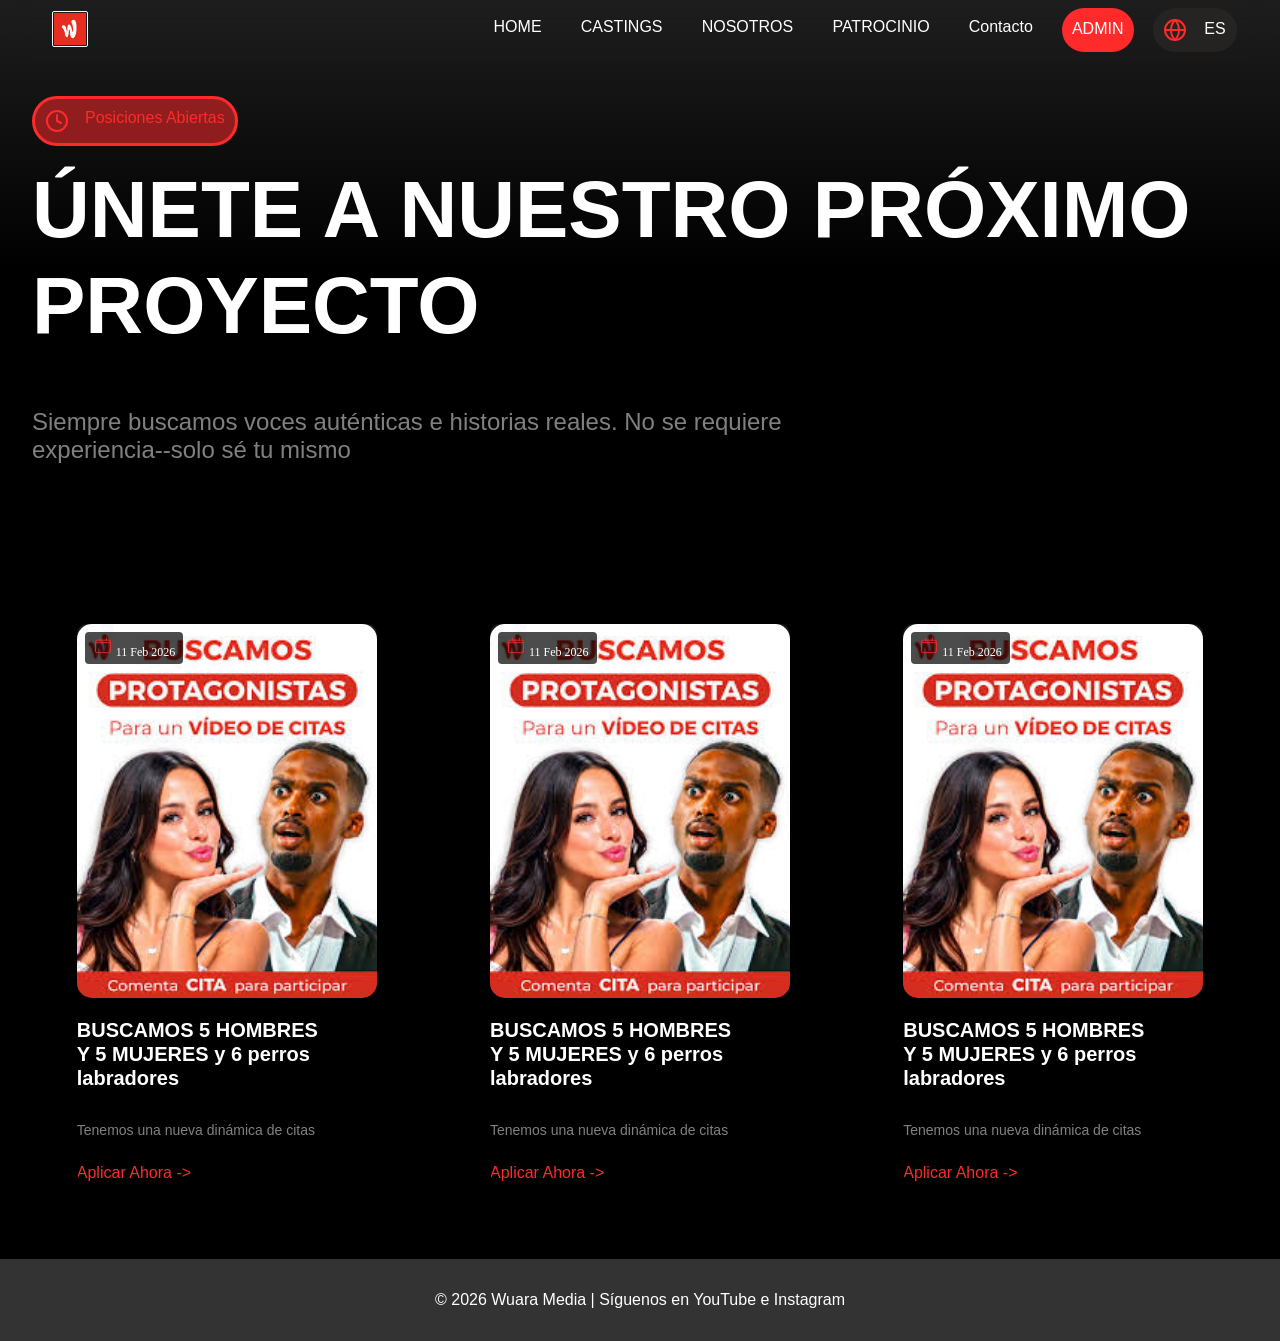
<file: index.html>
<!DOCTYPE html>
<html lang="es">

<head>
    <meta charset="UTF-8">
    <meta name="viewport" content="width=device-width, initial-scale=1.0">
    <title>Wuara Media</title>
    <link rel="stylesheet" href="styles.css">
</head>

<body>
    <nav>
        <div class="menu">
            <img src="logowuara.jpg" alt="error message" class="logowuara">
            <div class="menu-content">
                <a href="#home">HOME</a>
                <a href="#castings">CASTINGS</a>
                <a href="#nosotros">NOSOTROS</a>
                <a href="#patrocinio">PATROCINIO</a>
                <a href="#contacto">Contacto</a>
                <a href="google.com" class="menu-content-adminbutton">ADMIN</a>
                <a href="#" class="lang-button"><svg xmlns="http://www.w3.org/2000/svg" width="24" height="24"
                        viewBox="0 0 24 24" fill="none" stroke="currentColor" stroke-width="2" stroke-linecap="round"
                        stroke-linejoin="round" class="lucide lucide-globe w-4 h-4" aria-hidden="true">
                        <circle cx="12" cy="12" r="10"></circle>
                        <path d="M12 2a14.5 14.5 0 0 0 0 20 14.5 14.5 0 0 0 0-20"></path>
                        <path d="M2 12h20"></path>
                    </svg>
                    <div style="padding: 0.1rem;">ES</div>
                </a>

            </div>
        </div>
    </nav>
    <header>
        <div class="header-icon"><svg xmlns="http://www.w3.org/2000/svg" width="24" height="24" viewBox="0 0 24 24"
                fill="none" stroke="currentColor" stroke-width="2" stroke-linecap="round" stroke-linejoin="round"
                class="lucide lucide-clock w-4 h-4 animate-pulse" aria-hidden="true">
                <path d="M12 6v6l4 2"></path>
                <circle cx="12" cy="12" r="10"></circle>
            </svg>
            Posiciones Abiertas
        </div>
        <h1 class="title-text">ÚNETE A NUESTRO PRÓXIMO PROYECTO</h1>
        <p class="subtitle-text">Siempre buscamos voces auténticas e historias reales. No se requiere experiencia--solo
            sé tu mismo</p>
    </header>



    <section id="castings" class="castings">
        <div class="card-container">
            <a href="https://ejemplo.com" class="card">
                <div class="image-container"> <span class="date"><svg xmlns="http://www.w3.org/2000/svg" width="20"
                            height="20" viewBox="0 0 48 48" fill="none">
                            <rect x="6" y="10" width="36" height="30" rx="4" stroke="currentColor" stroke-width="2"
                                fill="none" />
                            <line x1="6" y1="16" x2="42" y2="16" stroke="currentColor" stroke-width="2" />
                            <line x1="16" y1="4" x2="16" y2="12" stroke="currentColor" stroke-width="2" />
                            <line x1="32" y1="4" x2="32" y2="12" stroke="currentColor" stroke-width="2" />
                        </svg>


                        11 Feb 2026</span> <img src="imagen1.jpeg" alt="Imagen de ejemplo">
                    <div class="overlay"></div>
                </div>
                <h3 class="castings-title">BUSCAMOS 5 HOMBRES Y 5 MUJERES y 6 perros labradores</h3>
                <p class="card-text">Tenemos una nueva dinámica de citas</p>
                <spam class="apply">Aplicar Ahora -></spam>
            </a>
            <a href="https://ejemplo.com" class="card">
                <div class="image-container"> <span class="date"><svg xmlns="http://www.w3.org/2000/svg" width="20"
                            height="20" viewBox="0 0 48 48" fill="none">
                            <rect x="6" y="10" width="36" height="30" rx="4" stroke="currentColor" stroke-width="2"
                                fill="none" />
                            <line x1="6" y1="16" x2="42" y2="16" stroke="currentColor" stroke-width="2" />
                            <line x1="16" y1="4" x2="16" y2="12" stroke="currentColor" stroke-width="2" />
                            <line x1="32" y1="4" x2="32" y2="12" stroke="currentColor" stroke-width="2" />
                        </svg>


                        11 Feb 2026</span> <img src="imagen1.jpeg" alt="Imagen de ejemplo">
                    <div class="overlay"></div>
                </div>
                <h3 class="castings-title">BUSCAMOS 5 HOMBRES Y 5 MUJERES y 6 perros labradores</h3>
                <p class="card-text">Tenemos una nueva dinámica de citas</p>
                <spam class="apply">Aplicar Ahora -></spam>
            </a>
            <a href="https://ejemplo.com" class="card">
                <div class="image-container"> <span class="date"><svg xmlns="http://www.w3.org/2000/svg" width="20"
                            height="20" viewBox="0 0 48 48" fill="none">
                            <rect x="6" y="10" width="36" height="30" rx="4" stroke="currentColor" stroke-width="2"
                                fill="none" />
                            <line x1="6" y1="16" x2="42" y2="16" stroke="currentColor" stroke-width="2" />
                            <line x1="16" y1="4" x2="16" y2="12" stroke="currentColor" stroke-width="2" />
                            <line x1="32" y1="4" x2="32" y2="12" stroke="currentColor" stroke-width="2" />
                        </svg>


                        11 Feb 2026</span> <img src="imagen1.jpeg" alt="Imagen de ejemplo">
                    <div class="overlay"></div>
                </div>
                <h3 class="castings-title">BUSCAMOS 5 HOMBRES Y 5 MUJERES y 6 perros labradores</h3>
                <p class="card-text">Tenemos una nueva dinámica de citas</p>
                <spam class="apply">Aplicar Ahora -></spam>
            </a>


    </section>

    <section id="contacto" class="contacto">

    </section>

    <footer>
        <p>&copy; 2026 Wuara Media | Síguenos en YouTube e Instagram</p>

    </footer>
</body>

</html>
</file>
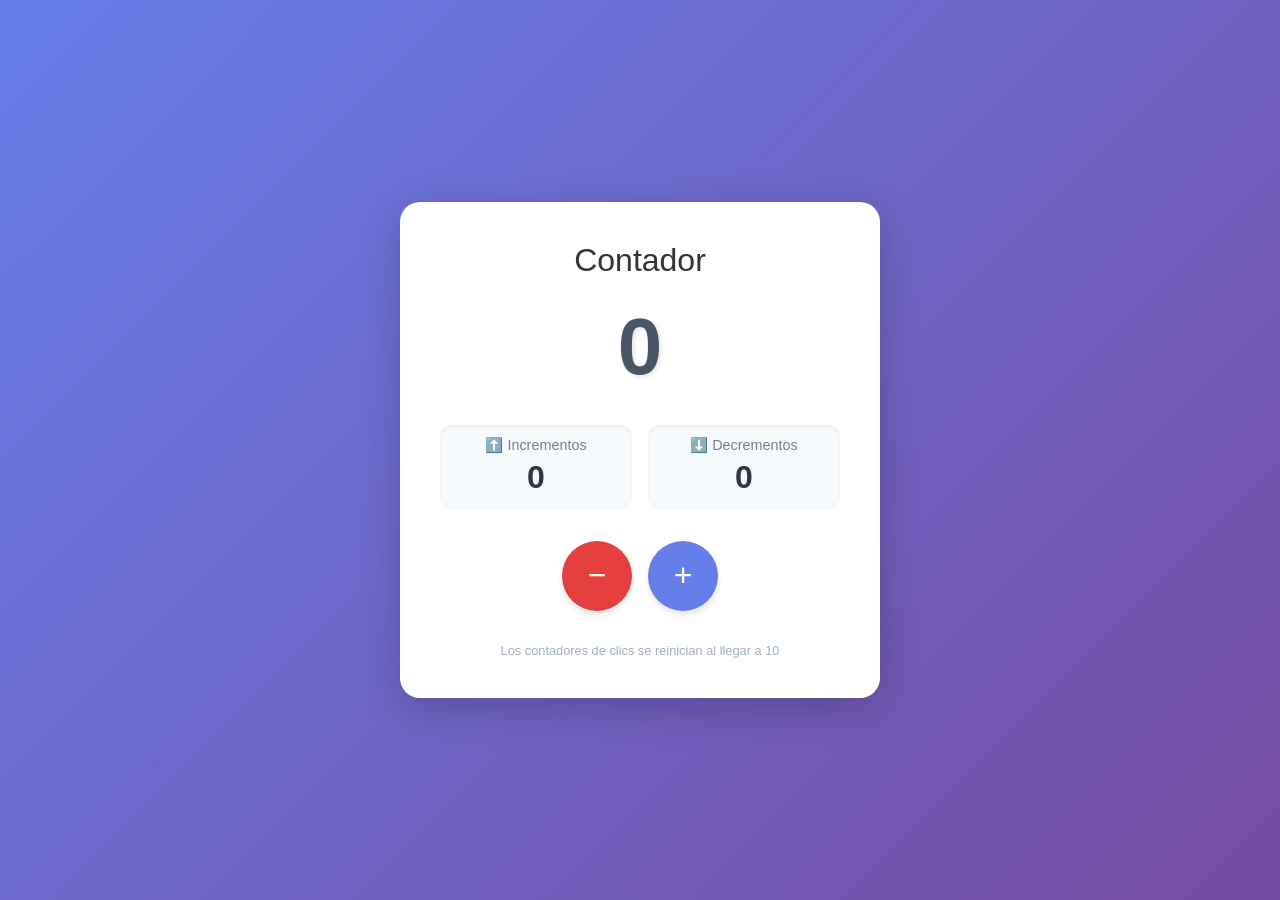
<file: P1/Problema 1.html>
<!DOCTYPE html>
<html lang="es">
<head>
    <meta charset="UTF-8">
    <meta name="viewport" content="width=device-width, initial-scale=1.0">
    <title>Contador con reinicio de clics</title>
    <style>
        body {
            font-family: 'Segoe UI', Tahoma, Geneva, Verdana, sans-serif;
            background: linear-gradient(135deg, #667eea 0%, #764ba2 100%);
            min-height: 100vh;
            margin: 0;
            display: flex;
            justify-content: center;
            align-items: center;
        }
        .container {
            background: white;
            padding: 2.5rem;
            border-radius: 20px;
            box-shadow: 0 10px 40px rgba(0, 0, 0, 0.2);
            text-align: center;
            max-width: 400px;
            width: 90%;
        }
        h1 {
            margin-top: 0;
            color: #333;
            font-weight: 300;
            font-size: 2rem;
        }
        .main-counter {
            font-size: 5rem;
            font-weight: bold;
            color: #4a5568;
            margin: 1rem 0;
            text-shadow: 2px 2px 4px rgba(0,0,0,0.1);
        }
        .click-counters {
            display: flex;
            justify-content: space-around;
            margin: 2rem 0;
            gap: 1rem;
        }
        .click-box {
            background: #f7fafc;
            padding: 0.8rem;
            border-radius: 12px;
            flex: 1;
            box-shadow: inset 0 2px 4px rgba(0,0,0,0.06);
        }
        .click-box span {
            display: block;
            font-size: 0.9rem;
            color: #718096;
            margin-bottom: 0.3rem;
        }
        .click-box .number {
            font-size: 2rem;
            font-weight: 600;
            color: #2d3748;
        }
        .buttons {
            display: flex;
            gap: 1rem;
            justify-content: center;
        }
        button {
            background: #667eea;
            color: white;
            border: none;
            font-size: 2rem;
            width: 70px;
            height: 70px;
            border-radius: 50%;
            cursor: pointer;
            transition: all 0.2s ease;
            box-shadow: 0 4px 6px rgba(0, 0, 0, 0.1);
            display: flex;
            align-items: center;
            justify-content: center;
        }
        button:hover {
            background: #5a67d8;
            transform: scale(1.05);
        }
        button:active {
            transform: scale(0.95);
        }
        button.decrement {
            background: #e53e3e;
        }
        button.decrement:hover {
            background: #c53030;
        }
        .footer {
            margin-top: 2rem;
            color: #a0aec0;
            font-size: 0.8rem;
        }
    </style>
</head>
<body>
    <div class="container">
        <h1>Contador</h1>
        <div class="main-counter" id="mainCount">0</div>
        
        <div class="click-counters">
            <div class="click-box">
                <span>⬆️ Incrementos</span>
                <div class="number" id="incrementClicks">0</div>
            </div>
            <div class="click-box">
                <span>⬇️ Decrementos</span>
                <div class="number" id="decrementClicks">0</div>
            </div>
        </div>

        <div class="buttons">
            <button class="decrement" id="decrementBtn">−</button>
            <button id="incrementBtn">+</button>
        </div>
        <div class="footer">
            Los contadores de clics se reinician al llegar a 10
        </div>
    </div>

    <script>
        // Estado inicial
        let mainCounter = 0;
        let incClicks = 0;
        let decClicks = 0;

        // Elementos del DOM
        const mainCountEl = document.getElementById('mainCount');
        const incClicksEl = document.getElementById('incrementClicks');
        const decClicksEl = document.getElementById('decrementClicks');
        const incBtn = document.getElementById('incrementBtn');
        const decBtn = document.getElementById('decrementBtn');

        // Función para actualizar la interfaz
        function updateDisplay() {
            mainCountEl.textContent = mainCounter;
            incClicksEl.textContent = incClicks;
            decClicksEl.textContent = decClicks;
        }

        // Evento para incrementar
        incBtn.addEventListener('click', () => {
            mainCounter++;
            incClicks++;
            if (incClicks === 10) {
                incClicks = 0;
            }
            updateDisplay();
        });

        // Evento para decrementar
        decBtn.addEventListener('click', () => {
            mainCounter--;
            decClicks++;
            if (decClicks === 10) {
                decClicks = 0;
            }
            updateDisplay();
        });

        // Inicializar display
        updateDisplay();
    </script>
</body>
</html>
</file>
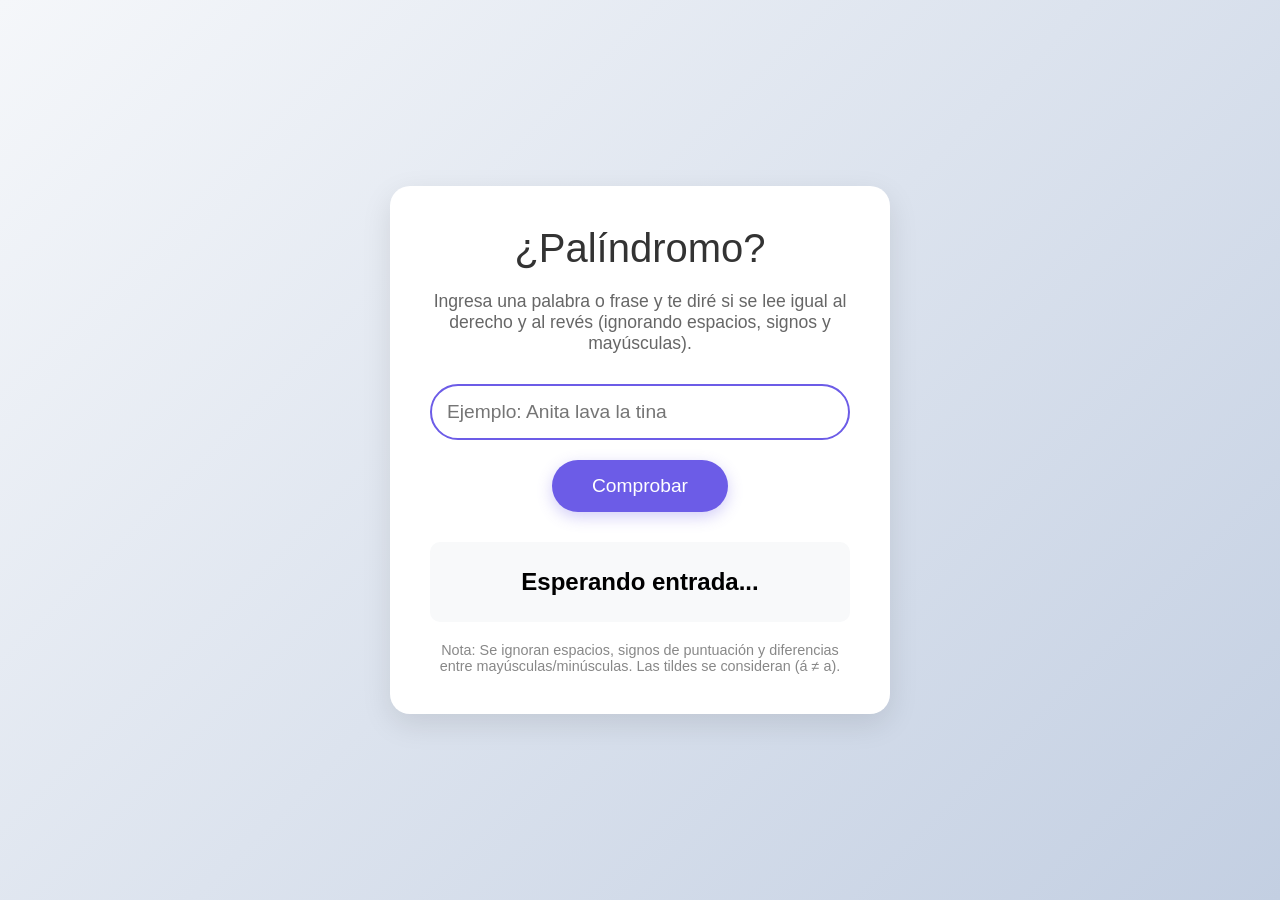
<file: p2/p2.html>
<!DOCTYPE html>
<html lang="es">
<head>
    <meta charset="UTF-8">
    <meta name="viewport" content="width=device-width, initial-scale=1.0">
    <title>Comprobador de Palíndromos</title>
    <style>
        * {
            margin: 0;
            padding: 0;
            box-sizing: border-box;
        }
        body {
            font-family: 'Segoe UI', Tahoma, Geneva, Verdana, sans-serif;
            background: linear-gradient(135deg, #f5f7fa 0%, #c3cfe2 100%);
            min-height: 100vh;
            display: flex;
            justify-content: center;
            align-items: center;
            padding: 20px;
        }
        .card {
            background: white;
            border-radius: 20px;
            padding: 40px;
            box-shadow: 0 10px 30px rgba(0,0,0,0.1);
            max-width: 500px;
            width: 100%;
            text-align: center;
        }
        h1 {
            color: #333;
            margin-bottom: 20px;
            font-weight: 300;
            font-size: 2.5rem;
        }
        p {
            color: #666;
            margin-bottom: 30px;
            font-size: 1.1rem;
        }
        input[type="text"] {
            width: 100%;
            padding: 15px;
            font-size: 1.2rem;
            border: 2px solid #e0e0e0;
            border-radius: 50px;
            outline: none;
            transition: border 0.3s;
            margin-bottom: 20px;
        }
        input[type="text"]:focus {
            border-color: #6c5ce7;
        }
        button {
            background: #6c5ce7;
            color: white;
            border: none;
            padding: 15px 40px;
            font-size: 1.2rem;
            border-radius: 50px;
            cursor: pointer;
            transition: background 0.3s, transform 0.1s;
            box-shadow: 0 5px 15px rgba(108, 92, 231, 0.3);
        }
        button:hover {
            background: #5b4bc4;
        }
        button:active {
            transform: scale(0.98);
        }
        .result {
            margin-top: 30px;
            font-size: 1.5rem;
            font-weight: bold;
            padding: 20px;
            border-radius: 10px;
            background: #f8f9fa;
            min-height: 80px;
            display: flex;
            align-items: center;
            justify-content: center;
            transition: background 0.3s;
        }
        .result.palindrome {
            background: #d4edda;
            color: #155724;
        }
        .result.not-palindrome {
            background: #f8d7da;
            color: #721c24;
        }
        .info {
            margin-top: 20px;
            font-size: 0.9rem;
            color: #888;
        }
    </style>
</head>
<body>
    <div class="card">
        <h1>¿Palíndromo?</h1>
        <p>Ingresa una palabra o frase y te diré si se lee igual al derecho y al revés (ignorando espacios, signos y mayúsculas).</p>
        <input type="text" id="textInput" placeholder="Ejemplo: Anita lava la tina" autofocus>
        <button id="checkBtn">Comprobar</button>
        <div class="result" id="result">Esperando entrada...</div>
        <div class="info">Nota: Se ignoran espacios, signos de puntuación y diferencias entre mayúsculas/minúsculas. Las tildes se consideran (á ≠ a).</div>
    </div>

    <script>
        const input = document.getElementById('textInput');
        const button = document.getElementById('checkBtn');
        const resultDiv = document.getElementById('result');

        function esPalindromo(texto) {
            // Eliminar caracteres que no sean letras o números y pasar a minúsculas
            const limpio = texto.toLowerCase().replace(/[^a-z0-9áéíóúüñ]/g, '');
            // Comparar con su reverso
            const reverso = limpio.split('').reverse().join('');
            return limpio === reverso;
        }

        function comprobar() {
            const texto = input.value.trim();
            if (texto === '') {
                resultDiv.textContent = 'Por favor, ingresa algún texto.';
                resultDiv.className = 'result not-palindrome'; // Usamos estilo de error
                return;
            }
            const palindrome = esPalindromo(texto);
            if (palindrome) {
                resultDiv.textContent = '¡Sí, es un palíndromo!';
                resultDiv.className = 'result palindrome';
            } else {
                resultDiv.textContent = 'No, no es un palíndromo.';
                resultDiv.className = 'result not-palindrome';
            }
        }

        button.addEventListener('click', comprobar);
        // También comprobar al presionar Enter
        input.addEventListener('keypress', (e) => {
            if (e.key === 'Enter') {
                comprobar();
            }
        });
    </script>
</body>
</html>
</file>
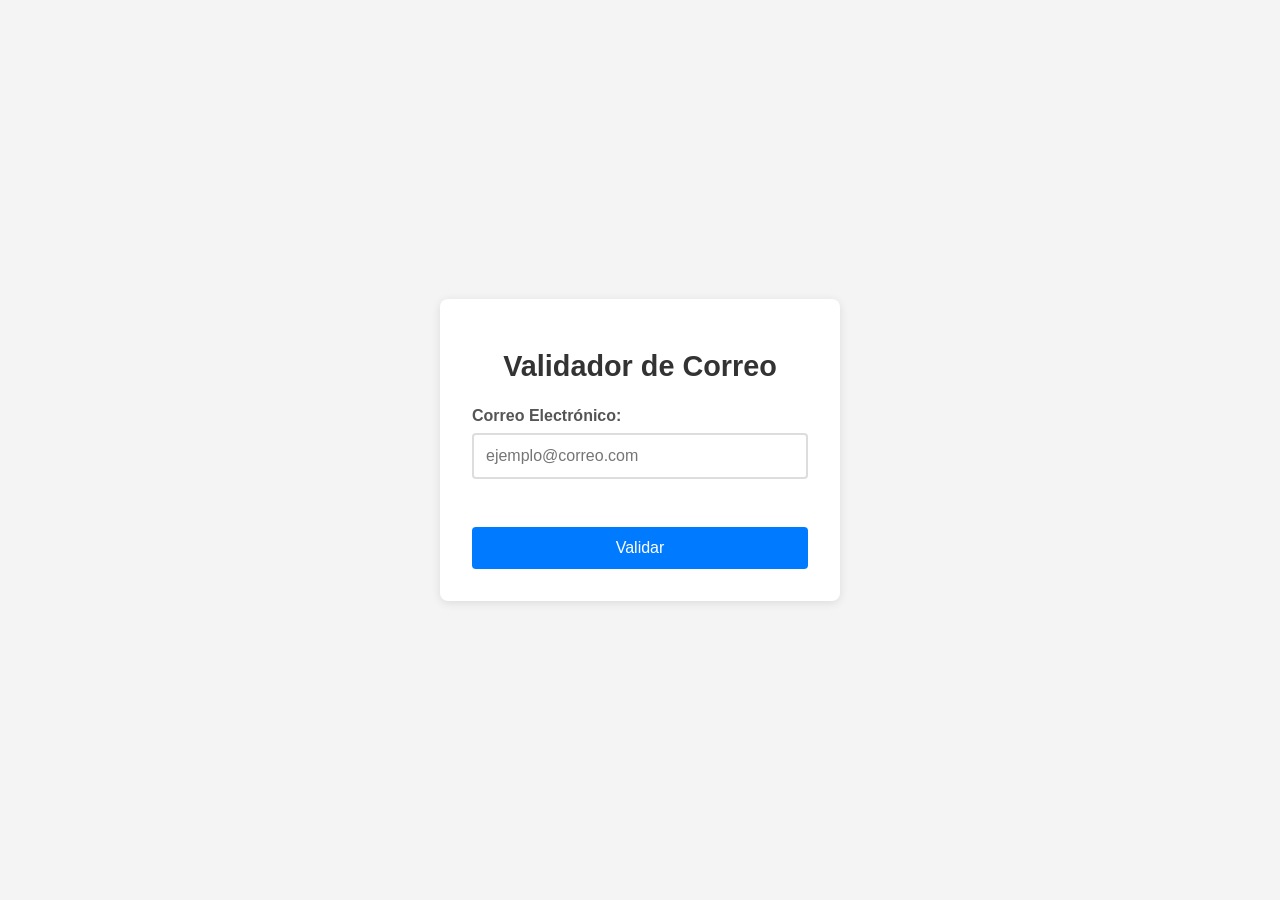
<file: p3/p3.html>
<!DOCTYPE html>
<html lang="es">

<head>
    <meta charset="UTF-8">
    <meta name="viewport" content="width=device-width, initial-scale=1.0">
    <title>Validador de Correo Electrónico</title>
    <style>
        body {
            font-family: Arial, sans-serif;
            background-color: #f4f4f4;
            display: flex;
            justify-content: center;
            align-items: center;
            height: 100vh;
            margin: 0;
        }

        .container {
            background-color: white;
            padding: 2rem;
            border-radius: 8px;
            box-shadow: 0 2px 10px rgba(0, 0, 0, 0.1);
            width: 100%;
            max-width: 400px;
            box-sizing: border-box;
        }

        h1 {
            text-align: center;
            color: #333;
            margin-bottom: 1.5rem;
            font-size: 1.8rem;
        }

        label {
            display: block;
            margin-bottom: 0.5rem;
            color: #555;
            font-weight: bold;
        }

        input {
            width: 100%;
            padding: 0.75rem;
            border: 2px solid #ddd;
            border-radius: 4px;
            font-size: 1rem;
            box-sizing: border-box;
            transition: border-color 0.3s, box-shadow 0.3s;
        }

        input:focus {
            outline: none;
            border-color: #007bff;
            box-shadow: 0 0 5px rgba(0, 123, 255, 0.3);
        }

        input.valido {
            border-color: #28a745;
        }

        input.invalido {
            border-color: #dc3545;
        }

        .mensaje {
            margin-top: 0.5rem;
            font-size: 0.9rem;
            min-height: 1.5rem;
        }

        .error {
            color: #dc3545;
        }

        .exito {
            color: #28a745;
        }

        button {
            background-color: #007bff;
            color: white;
            border: none;
            padding: 0.75rem 1.5rem;
            font-size: 1rem;
            border-radius: 4px;
            cursor: pointer;
            width: 100%;
            margin-top: 1rem;
            transition: background-color 0.3s;
        }

        button:hover {
            background-color: #0056b3;
        }
    </style>
</head>

<body>
    <div class="container">
        <h1>Validador de Correo</h1>
        <label for="email">Correo Electrónico:</label>
        <input type="email" id="email" placeholder="ejemplo@correo.com" autocomplete="off">
        <div id="mensaje" class="mensaje"></div>
        <button id="validarBtn">Validar</button>
    </div>

    <script>
        const emailInput = document.getElementById('email');
        const mensajeDiv = document.getElementById('mensaje');
        const validarBtn = document.getElementById('validarBtn');

        // Expresión regular para validar formato de correo (basada en la especificación HTML5)
        const emailRegex = /^[a-zA-Z0-9.!#$%&'*+/=?^_`{|}~-]+@[a-zA-Z0-9-]+(?:\.[a-zA-Z0-9-]+)*$/;

        function validarEmail() {
            const email = emailInput.value.trim();

            // Si el campo está vacío, mostramos un mensaje neutral
            if (email === '') {
                emailInput.classList.remove('valido', 'invalido');
                mensajeDiv.innerHTML = '';
                return false;
            }

            if (emailRegex.test(email)) {
                emailInput.classList.add('valido');
                emailInput.classList.remove('invalido');
                mensajeDiv.innerHTML = '<span class="exito">✓ Correo electrónico válido</span>';
                return true;
            } else {
                emailInput.classList.add('invalido');
                emailInput.classList.remove('valido');
                mensajeDiv.innerHTML = '<span class="error">✗ Formato de correo inválido</span>';
                return false;
            }
        }

        // Validar en tiempo real mientras el usuario escribe
        emailInput.addEventListener('input', validarEmail);

        // Validar al hacer clic en el botón (por si se quiere forzar la validación)
        validarBtn.addEventListener('click', function (e) {
            e.preventDefault(); // Evita cualquier comportamiento de formulario
            validarEmail();
        });

        // Validación inicial (por si el campo ya tiene contenido al cargar la página)
        validarEmail();
    </script>
</body>

</html>
</file>
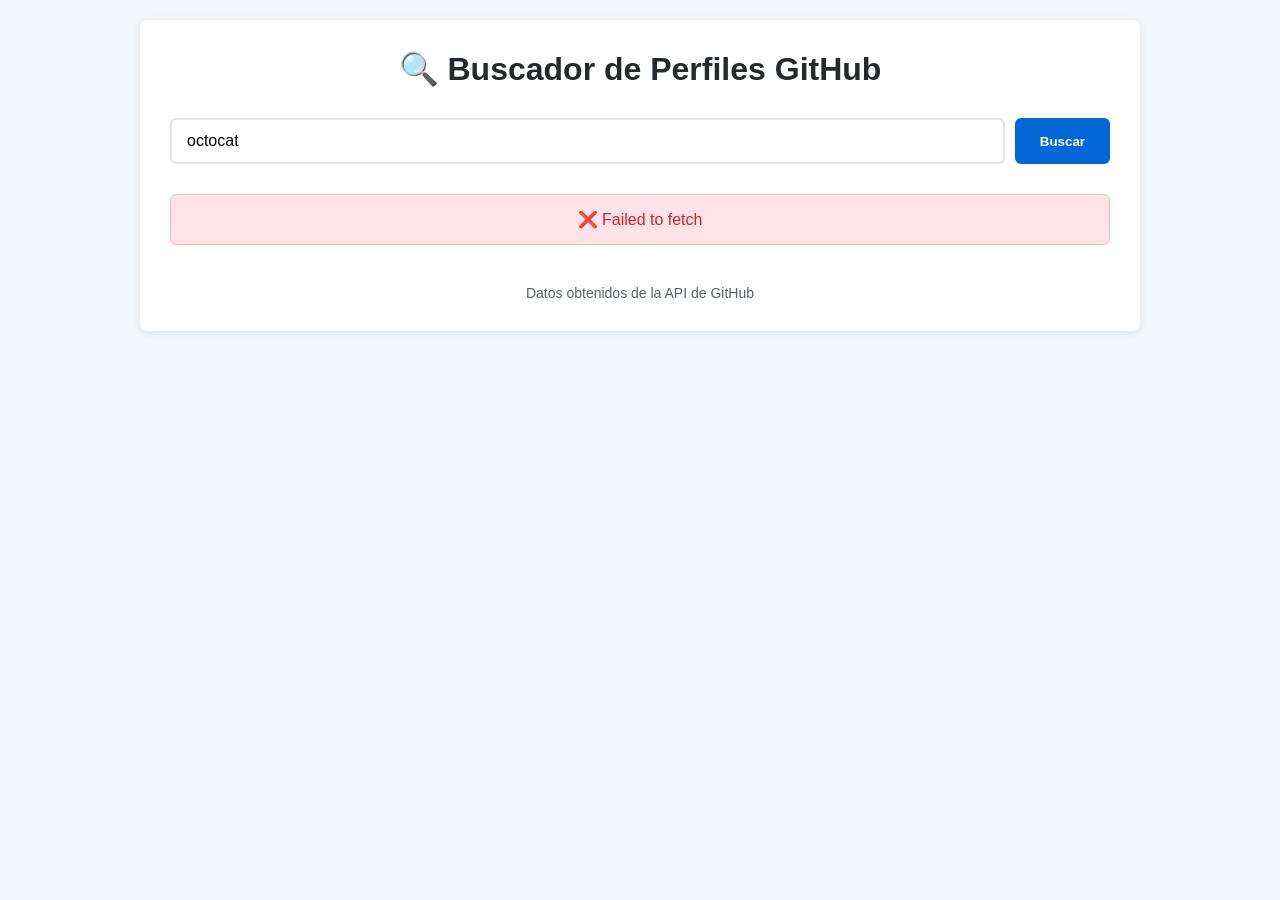
<file: p4/p4.html>
<!DOCTYPE html>
<html lang="es">

<head>
    <meta charset="UTF-8">
    <meta name="viewport" content="width=device-width, initial-scale=1.0">
    <title>Buscador de Perfiles GitHub</title>
    <style>
        /* Estilos incluidos en el código anterior */
        * {
            margin: 0;
            padding: 0;
            box-sizing: border-box;
        }

        body {
            font-family: 'Segoe UI', sans-serif;
            background: #f5f8fa;
            padding: 20px;
        }

        .container {
            max-width: 1000px;
            margin: 0 auto;
            background: white;
            border-radius: 8px;
            box-shadow: 0 2px 10px rgba(0, 0, 0, 0.1);
            padding: 30px;
        }

        h1 {
            text-align: center;
            margin-bottom: 30px;
            color: #24292e;
        }

        .search-section {
            display: flex;
            gap: 10px;
            margin-bottom: 30px;
        }

        #usernameInput {
            flex: 1;
            padding: 12px 15px;
            font-size: 16px;
            border: 2px solid #e1e4e8;
            border-radius: 6px;
            outline: none;
        }

        #usernameInput:focus {
            border-color: #0366d6;
        }

        #searchBtn {
            padding: 12px 25px;
            background: #0366d6;
            color: white;
            border: none;
            border-radius: 6px;
            font-weight: 600;
            cursor: pointer;
        }

        #searchBtn:hover {
            background: #0353b0;
        }

        #searchBtn:disabled {
            background: #94b9e0;
            cursor: not-allowed;
        }

        .loading {
            text-align: center;
            padding: 40px;
            color: #586069;
        }

        .error {
            background: #ffe3e6;
            color: #cb2431;
            padding: 15px;
            border-radius: 6px;
            margin-bottom: 20px;
            text-align: center;
            border: 1px solid #f9b9c4;
        }

        .profile-card {
            display: flex;
            gap: 30px;
            margin-bottom: 30px;
            padding: 20px;
            background: #f6f8fa;
            border-radius: 8px;
            flex-wrap: wrap;
        }

        .avatar img {
            width: 150px;
            height: 150px;
            border-radius: 50%;
            border: 3px solid white;
            box-shadow: 0 2px 10px rgba(0, 0, 0, 0.1);
        }

        .info {
            flex: 1;
        }

        .info h2 {
            margin-bottom: 10px;
            font-size: 28px;
        }

        .info h2 a {
            color: #0366d6;
            text-decoration: none;
        }

        .info h2 a:hover {
            text-decoration: underline;
        }

        .info .bio {
            margin-bottom: 15px;
            color: #24292e;
        }

        .stats {
            display: flex;
            gap: 20px;
            margin-bottom: 15px;
            flex-wrap: wrap;
        }

        .stat {
            background: white;
            padding: 8px 15px;
            border-radius: 20px;
            font-size: 14px;
            box-shadow: 0 1px 3px rgba(0, 0, 0, 0.1);
        }

        .stat i {
            margin-right: 5px;
            color: #586069;
        }

        .details {
            display: flex;
            flex-wrap: wrap;
            gap: 15px;
            color: #586069;
        }

        .details div {
            display: flex;
            align-items: center;
            gap: 5px;
        }

        .repos-section {
            margin-top: 20px;
        }

        .repos-section h3 {
            margin-bottom: 20px;
            font-size: 22px;
            border-bottom: 2px solid #e1e4e8;
            padding-bottom: 10px;
        }

        .repo-grid {
            display: grid;
            grid-template-columns: repeat(auto-fill, minmax(300px, 1fr));
            gap: 20px;
        }

        .repo-card {
            background: white;
            border: 1px solid #e1e4e8;
            border-radius: 6px;
            padding: 20px;
            transition: 0.2s;
        }

        .repo-card:hover {
            transform: translateY(-3px);
            box-shadow: 0 4px 12px rgba(0, 0, 0, 0.15);
        }

        .repo-card h4 {
            margin-bottom: 10px;
            font-size: 18px;
        }

        .repo-card h4 a {
            color: #0366d6;
            text-decoration: none;
        }

        .repo-card h4 a:hover {
            text-decoration: underline;
        }

        .repo-card p {
            color: #586069;
            font-size: 14px;
            margin-bottom: 15px;
        }

        .repo-stats {
            display: flex;
            gap: 15px;
            font-size: 13px;
            color: #586069;
        }

        .repo-stats span {
            display: flex;
            align-items: center;
            gap: 4px;
        }

        .language-color {
            width: 12px;
            height: 12px;
            border-radius: 50%;
            display: inline-block;
        }

        .footer {
            text-align: center;
            margin-top: 40px;
            color: #586069;
            font-size: 14px;
        }
    </style>
</head>

<body>
    <div class="container">
        <h1>🔍 Buscador de Perfiles GitHub</h1>
        <div class="search-section">
            <input type="text" id="usernameInput" placeholder="Ingresa un usuario de GitHub (ej: octocat)"
                autocomplete="off">
            <button id="searchBtn">Buscar</button>
        </div>

        <div id="resultArea"></div>

        <div class="footer">Datos obtenidos de la API de GitHub</div>
    </div>

    <script>
        const usernameInput = document.getElementById('usernameInput');
        const searchBtn = document.getElementById('searchBtn');
        const resultArea = document.getElementById('resultArea');

        async function searchUser() {
            const username = usernameInput.value.trim();
            if (!username) {
                showError('Por favor, ingresa un nombre de usuario.');
                return;
            }

            setLoading(true);
            resultArea.innerHTML = '<div class="loading">Cargando...</div>';

            try {
                // Obtener perfil
                const userResponse = await fetch(`https://api.github.com/users/${username}`);
                if (!userResponse.ok) {
                    if (userResponse.status === 404) throw new Error('Usuario no encontrado.');
                    if (userResponse.status === 403) throw new Error('Límite de API excedido. Intenta más tarde.');
                    throw new Error(`Error ${userResponse.status}`);
                }
                const userData = await userResponse.json();

                // Obtener repositorios
                const reposResponse = await fetch(`https://api.github.com/users/${username}/repos?sort=updated&per_page=100`);
                const reposData = reposResponse.ok ? await reposResponse.json() : [];

                displayResults(userData, reposData);
            } catch (error) {
                showError(error.message);
            } finally {
                setLoading(false);
            }
        }

        function setLoading(isLoading) {
            searchBtn.disabled = isLoading;
        }

        function showError(message) {
            resultArea.innerHTML = `<div class="error">❌ ${message}</div>`;
        }

        function displayResults(user, repos) {
            const profileHTML = `
                <div class="profile-card">
                    <div class="avatar">
                        <img src="${user.avatar_url}" alt="${user.login}">
                    </div>
                    <div class="info">
                        <h2><a href="${user.html_url}" target="_blank">${user.name || user.login}</a></h2>
                        ${user.bio ? `<p class="bio">${user.bio}</p>` : ''}
                        <div class="stats">
                            <span class="stat"><i>📦</i> ${user.public_repos} repos</span>
                            <span class="stat"><i>👥</i> ${user.followers} seguidores</span>
                            <span class="stat"><i>👤</i> ${user.following} siguiendo</span>
                        </div>
                        <div class="details">
                            ${user.company ? `<div><i>🏢</i> ${user.company}</div>` : ''}
                            ${user.location ? `<div><i>📍</i> ${user.location}</div>` : ''}
                            ${user.blog ? `<div><i>🔗</i> <a href="${user.blog.startsWith('http') ? user.blog : 'https://' + user.blog}" target="_blank">${user.blog}</a></div>` : ''}
                            ${user.twitter_username ? `<div><i>🐦</i> @${user.twitter_username}</div>` : ''}
                        </div>
                    </div>
                </div>
            `;

            let reposHTML = '';
            if (repos.length === 0) {
                reposHTML = '<p>No se encontraron repositorios públicos.</p>';
            } else {
                reposHTML = '<div class="repo-grid">';
                repos.forEach(repo => {
                    const languageColor = getLanguageColor(repo.language);
                    reposHTML += `
                        <div class="repo-card">
                            <h4><a href="${repo.html_url}" target="_blank">${repo.name}</a></h4>
                            <p>${repo.description ? repo.description.substring(0, 100) + (repo.description.length > 100 ? '...' : '') : 'Sin descripción'}</p>
                            <div class="repo-stats">
                                ${repo.language ? `<span><span class="language-color" style="background-color: ${languageColor};"></span> ${repo.language}</span>` : ''}
                                <span>⭐ ${repo.stargazers_count}</span>
                                <span>🍴 ${repo.forks_count}</span>
                                <span>🔄 ${repo.updated_at ? new Date(repo.updated_at).toLocaleDateString() : ''}</span>
                            </div>
                        </div>
                    `;
                });
                reposHTML += '</div>';
            }

            resultArea.innerHTML = profileHTML + `
                <div class="repos-section">
                    <h3>Repositorios públicos (${repos.length})</h3>
                    ${reposHTML}
                </div>
            `;
        }

        function getLanguageColor(language) {
            const colors = {
                'JavaScript': '#f1e05a', 'Python': '#3572A5', 'Java': '#b07219',
                'HTML': '#e34c26', 'CSS': '#563d7c', 'PHP': '#4F5D95',
                'Ruby': '#701516', 'C++': '#f34b7d', 'C': '#555555',
                'C#': '#178600', 'TypeScript': '#2b7489', 'Go': '#00ADD8',
                'Rust': '#dea584', 'Swift': '#ffac45', 'Kotlin': '#F18E33',
                'Vue': '#41b883', 'Dart': '#00B4AB',
            };
            return colors[language] || '#6e7681';
        }

        searchBtn.addEventListener('click', searchUser);
        usernameInput.addEventListener('keypress', (e) => { if (e.key === 'Enter') searchUser(); });

        // Carga inicial con ejemplo
        window.addEventListener('load', () => {
            usernameInput.value = 'octocat';
            searchUser();
        });
    </script>
</body>

</html>
</file>
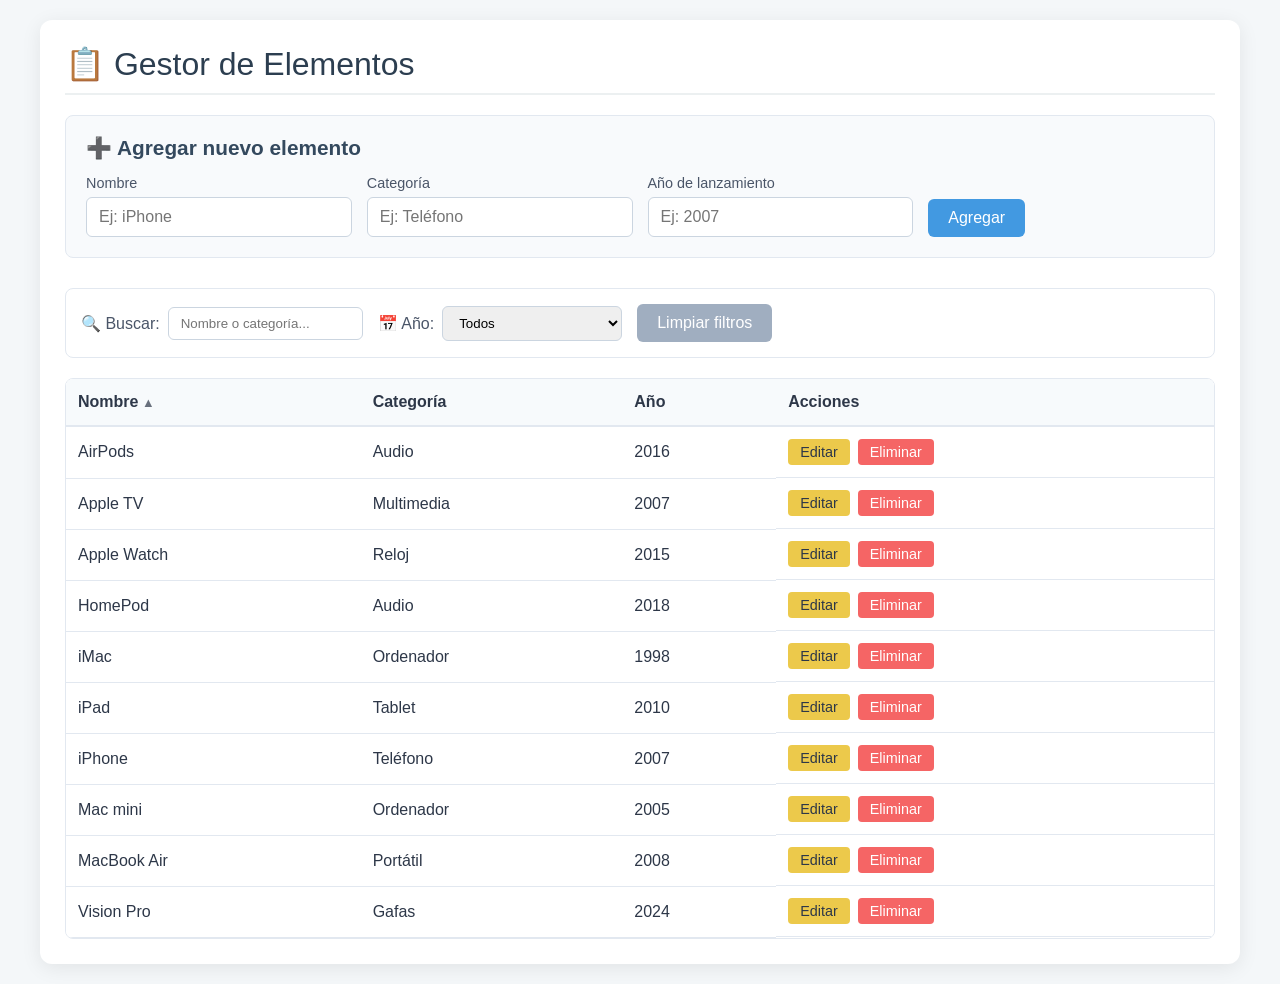
<file: p5/p5.html>
<!DOCTYPE html>
<html lang="es">

<head>
    <meta charset="UTF-8">
    <meta name="viewport" content="width=device-width, initial-scale=1.0">
    <title>Tabla CRUD con filtros y orden</title>
    <style>
        * {
            box-sizing: border-box;
            margin: 0;
            padding: 0;
        }

        body {
            font-family: 'Segoe UI', Tahoma, Geneva, Verdana, sans-serif;
            background-color: #f4f7f9;
            padding: 20px;
            color: #333;
        }

        .container {
            max-width: 1200px;
            margin: 0 auto;
            background: white;
            border-radius: 12px;
            box-shadow: 0 4px 20px rgba(0, 0, 0, 0.08);
            padding: 25px;
        }

        h1 {
            margin-bottom: 20px;
            font-weight: 400;
            color: #2c3e50;
            border-bottom: 2px solid #ecf0f1;
            padding-bottom: 10px;
        }

        h2 {
            font-size: 1.3rem;
            margin-bottom: 15px;
            color: #34495e;
        }

        .form-panel {
            background: #f8fafc;
            border-radius: 8px;
            padding: 20px;
            margin-bottom: 30px;
            border: 1px solid #e2e8f0;
        }

        .form-row {
            display: flex;
            flex-wrap: wrap;
            gap: 15px;
            align-items: flex-end;
        }

        .form-group {
            flex: 1 1 200px;
        }

        .form-group label {
            display: block;
            margin-bottom: 6px;
            font-weight: 500;
            font-size: 0.9rem;
            color: #4a5568;
        }

        .form-group input,
        .form-group select {
            width: 100%;
            padding: 10px 12px;
            border: 1px solid #cbd5e0;
            border-radius: 6px;
            font-size: 1rem;
            transition: 0.2s;
        }

        .form-group input:focus,
        .form-group select:focus {
            outline: none;
            border-color: #4299e1;
            box-shadow: 0 0 0 3px rgba(66, 153, 225, 0.2);
        }

        .btn {
            background-color: #4299e1;
            color: white;
            border: none;
            padding: 10px 20px;
            border-radius: 6px;
            font-size: 1rem;
            cursor: pointer;
            transition: background 0.2s;
            font-weight: 500;
        }

        .btn:hover {
            background-color: #3182ce;
        }

        .btn-secondary {
            background-color: #a0aec0;
        }

        .btn-secondary:hover {
            background-color: #718096;
        }

        .btn-warning {
            background-color: #ecc94b;
            color: #2d3748;
        }

        .btn-warning:hover {
            background-color: #d69e2e;
        }

        .btn-danger {
            background-color: #f56565;
        }

        .btn-danger:hover {
            background-color: #e53e3e;
        }

        .filters {
            display: flex;
            flex-wrap: wrap;
            gap: 15px;
            margin-bottom: 20px;
            align-items: center;
            background: white;
            padding: 15px;
            border-radius: 8px;
            border: 1px solid #e2e8f0;
        }

        .filter-group {
            display: flex;
            align-items: center;
            gap: 8px;
            flex-wrap: wrap;
        }

        .filter-group label {
            font-weight: 500;
            color: #4a5568;
        }

        .filter-group input,
        .filter-group select {
            padding: 8px 12px;
            border: 1px solid #cbd5e0;
            border-radius: 6px;
            min-width: 180px;
        }

        .table-container {
            overflow-x: auto;
            border-radius: 8px;
            border: 1px solid #e2e8f0;
        }

        table {
            width: 100%;
            border-collapse: collapse;
            background: white;
        }

        th {
            background-color: #f7fafc;
            padding: 14px 12px;
            text-align: left;
            font-weight: 600;
            color: #2d3748;
            border-bottom: 2px solid #e2e8f0;
            cursor: pointer;
            user-select: none;
            position: relative;
        }

        th:hover {
            background-color: #edf2f7;
        }

        th.asc::after {
            content: " ▲";
            font-size: 0.8rem;
            opacity: 0.7;
        }

        th.desc::after {
            content: " ▼";
            font-size: 0.8rem;
            opacity: 0.7;
        }

        td {
            padding: 12px;
            border-bottom: 1px solid #e2e8f0;
            color: #2d3748;
        }

        tr:hover td {
            background-color: #f7fafc;
        }

        .actions {
            display: flex;
            gap: 8px;
            flex-wrap: wrap;
        }

        .btn-icon {
            padding: 5px 12px;
            font-size: 0.9rem;
            border-radius: 4px;
        }

        .no-data {
            text-align: center;
            padding: 30px;
            color: #718096;
            font-style: italic;
        }

        .btn-cancel {
            background-color: #cbd5e0;
            color: #1a202c;
        }

        .btn-cancel:hover {
            background-color: #a0aec0;
        }
    </style>
</head>

<body>
    <div class="container">
        <h1>📋 Gestor de Elementos</h1>

        <!-- Panel de formulario para agregar/editar -->
        <div class="form-panel">
            <h2 id="formTitle">➕ Agregar nuevo elemento</h2>
            <div class="form-row">
                <div class="form-group">
                    <label for="nombre">Nombre</label>
                    <input type="text" id="nombre" placeholder="Ej: iPhone">
                </div>
                <div class="form-group">
                    <label for="categoria">Categoría</label>
                    <input type="text" id="categoria" placeholder="Ej: Teléfono">
                </div>
                <div class="form-group">
                    <label for="anio">Año de lanzamiento</label>
                    <input type="number" id="anio" placeholder="Ej: 2007" min="1900" max="2100">
                </div>
                <div class="form-group" style="display: flex; gap: 10px;">
                    <button class="btn" id="btnAgregar">Agregar</button>
                    <button class="btn btn-cancel" id="btnCancelar" style="display: none;">Cancelar</button>
                </div>
            </div>
        </div>

        <!-- Panel de filtros -->
        <div class="filters">
            <div class="filter-group">
                <label for="buscar">🔍 Buscar:</label>
                <input type="text" id="buscar" placeholder="Nombre o categoría...">
            </div>
            <div class="filter-group">
                <label for="filtroAnio">📅 Año:</label>
                <select id="filtroAnio">
                    <option value="todos">Todos</option>
                </select>
            </div>
            <button class="btn btn-secondary" id="btnLimpiarFiltros">Limpiar filtros</button>
        </div>

        <!-- Tabla de datos -->
        <div class="table-container">
            <table id="tabla">
                <thead>
                    <tr>
                        <th data-columna="nombre">Nombre</th>
                        <th data-columna="categoria">Categoría</th>
                        <th data-columna="anio">Año</th>
                        <th>Acciones</th>
                    </tr>
                </thead>
                <tbody id="tablaBody">
                    <!-- Se llena dinámicamente -->
                </tbody>
            </table>
        </div>
    </div>

    <script>
        // --- Datos iniciales (simulando una base de datos) ---
        let datos = [
            { id: 1, nombre: "iPhone", categoria: "Teléfono", anio: 2007 },
            { id: 2, nombre: "MacBook Air", categoria: "Portátil", anio: 2008 },
            { id: 3, nombre: "iPad", categoria: "Tablet", anio: 2010 },
            { id: 4, nombre: "Apple Watch", categoria: "Reloj", anio: 2015 },
            { id: 5, nombre: "AirPods", categoria: "Audio", anio: 2016 },
            { id: 6, nombre: "iMac", categoria: "Ordenador", anio: 1998 },
            { id: 7, nombre: "Mac mini", categoria: "Ordenador", anio: 2005 },
            { id: 8, nombre: "HomePod", categoria: "Audio", anio: 2018 },
            { id: 9, nombre: "Apple TV", categoria: "Multimedia", anio: 2007 },
            { id: 10, nombre: "Vision Pro", categoria: "Gafas", anio: 2024 }
        ];

        // --- Estado de ordenación y filtros ---
        let columnaOrden = 'nombre';      // columna activa
        let direccionOrden = 'asc';       // 'asc' o 'desc'
        let filtroTexto = '';              // texto de búsqueda
        let filtroAnio = 'todos';          // año seleccionado o 'todos'

        // --- Estado de edición ---
        let editandoId = null;              // id del elemento que se está editando

        // --- Referencias a elementos del DOM ---
        const tablaBody = document.getElementById('tablaBody');
        const inputNombre = document.getElementById('nombre');
        const inputCategoria = document.getElementById('categoria');
        const inputAnio = document.getElementById('anio');
        const btnAgregar = document.getElementById('btnAgregar');
        const btnCancelar = document.getElementById('btnCancelar');
        const formTitle = document.getElementById('formTitle');
        const buscarInput = document.getElementById('buscar');
        const filtroAnioSelect = document.getElementById('filtroAnio');
        const btnLimpiarFiltros = document.getElementById('btnLimpiarFiltros');
        const ths = document.querySelectorAll('th[data-columna]');

        // --- Función para llenar el select de años con valores únicos de los datos ---
        function actualizarSelectAnios() {
            const años = [...new Set(datos.map(item => item.anio))].sort((a, b) => a - b);
            filtroAnioSelect.innerHTML = '<option value="todos">Todos</option>';
            años.forEach(año => {
                const option = document.createElement('option');
                option.value = año;
                option.textContent = año;
                filtroAnioSelect.appendChild(option);
            });
            // Restaurar selección previa
            filtroAnioSelect.value = filtroAnio;
        }

        // --- Función para obtener datos filtrados y ordenados ---
        function obtenerDatosFiltradosYOrdenados() {
            // Aplicar filtros
            let datosFiltrados = datos.filter(item => {
                // Filtro por texto (nombre o categoría)
                const coincideTexto = filtroTexto === '' ||
                    item.nombre.toLowerCase().includes(filtroTexto.toLowerCase()) ||
                    item.categoria.toLowerCase().includes(filtroTexto.toLowerCase());
                // Filtro por año
                const coincideAnio = filtroAnio === 'todos' || item.anio === parseInt(filtroAnio);
                return coincideTexto && coincideAnio;
            });

            // Aplicar ordenación
            datosFiltrados.sort((a, b) => {
                let valorA = a[columnaOrden];
                let valorB = b[columnaOrden];
                // Manejar números y texto
                if (typeof valorA === 'string') {
                    valorA = valorA.toLowerCase();
                    valorB = valorB.toLowerCase();
                }
                if (valorA < valorB) return direccionOrden === 'asc' ? -1 : 1;
                if (valorA > valorB) return direccionOrden === 'asc' ? 1 : -1;
                return 0;
            });

            return datosFiltrados;
        }

        // --- Función para renderizar la tabla ---
        function renderizarTabla() {
            const datosFiltrados = obtenerDatosFiltradosYOrdenados();
            if (datosFiltrados.length === 0) {
                tablaBody.innerHTML = `<tr><td colspan="4" class="no-data">No hay elementos que coincidan</td></tr>`;
                return;
            }

            let html = '';
            datosFiltrados.forEach(item => {
                html += `
                    <tr data-id="${item.id}">
                        <td>${item.nombre}</td>
                        <td>${item.categoria}</td>
                        <td>${item.anio}</td>
                        <td class="actions">
                            <button class="btn btn-warning btn-icon editar" data-id="${item.id}">Editar</button>
                            <button class="btn btn-danger btn-icon eliminar" data-id="${item.id}">Eliminar</button>
                        </td>
                    </tr>
                `;
            });
            tablaBody.innerHTML = html;

            // Actualizar clases de orden en los encabezados
            ths.forEach(th => {
                const col = th.dataset.columna;
                th.classList.remove('asc', 'desc');
                if (col === columnaOrden) {
                    th.classList.add(direccionOrden);
                }
            });
        }

        // --- Función para reiniciar el formulario (modo agregar) ---
        function resetFormulario() {
            inputNombre.value = '';
            inputCategoria.value = '';
            inputAnio.value = '';
            editandoId = null;
            formTitle.innerText = '➕ Agregar nuevo elemento';
            btnAgregar.innerText = 'Agregar';
            btnCancelar.style.display = 'none';
        }

        // --- Función para cargar datos en el formulario (modo editar) ---
        function cargarParaEditar(id) {
            const item = datos.find(d => d.id === id);
            if (!item) return;
            inputNombre.value = item.nombre;
            inputCategoria.value = item.categoria;
            inputAnio.value = item.anio;
            editandoId = id;
            formTitle.innerText = '✏️ Editar elemento';
            btnAgregar.innerText = 'Actualizar';
            btnCancelar.style.display = 'inline-block';
        }

        // --- Evento: Agregar o actualizar ---
        btnAgregar.addEventListener('click', () => {
            const nombre = inputNombre.value.trim();
            const categoria = inputCategoria.value.trim();
            const anio = parseInt(inputAnio.value);

            // Validaciones simples
            if (!nombre || !categoria || isNaN(anio)) {
                alert('Por favor completa todos los campos correctamente.');
                return;
            }

            if (editandoId === null) {
                // Agregar nuevo
                const nuevoId = Date.now(); // generamos id único
                datos.push({ id: nuevoId, nombre, categoria, anio });
            } else {
                // Actualizar existente
                const index = datos.findIndex(d => d.id === editandoId);
                if (index !== -1) {
                    datos[index] = { ...datos[index], nombre, categoria, anio };
                }
            }

            // Actualizar select de años (puede haber nuevos años)
            actualizarSelectAnios();
            // Volver a renderizar
            renderizarTabla();
            // Limpiar formulario
            resetFormulario();
        });

        // --- Evento: Cancelar edición ---
        btnCancelar.addEventListener('click', resetFormulario);

        // --- Evento: Eliminar (delegación) ---
        tablaBody.addEventListener('click', (e) => {
            if (e.target.classList.contains('eliminar')) {
                const id = parseInt(e.target.dataset.id);
                if (confirm('¿Estás seguro de eliminar este elemento?')) {
                    datos = datos.filter(d => d.id !== id);
                    // Si estábamos editando ese elemento, cancelar edición
                    if (editandoId === id) resetFormulario();
                    actualizarSelectAnios();
                    renderizarTabla();
                }
            }

            if (e.target.classList.contains('editar')) {
                const id = parseInt(e.target.dataset.id);
                cargarParaEditar(id);
            }
        });

        // --- Eventos de ordenación en los encabezados ---
        ths.forEach(th => {
            th.addEventListener('click', () => {
                const columna = th.dataset.columna;
                if (columna === columnaOrden) {
                    // Cambiar dirección
                    direccionOrden = direccionOrden === 'asc' ? 'desc' : 'asc';
                } else {
                    columnaOrden = columna;
                    direccionOrden = 'asc';
                }
                renderizarTabla();
            });
        });

        // --- Eventos de filtros ---
        buscarInput.addEventListener('input', (e) => {
            filtroTexto = e.target.value;
            renderizarTabla();
        });

        filtroAnioSelect.addEventListener('change', (e) => {
            filtroAnio = e.target.value;
            renderizarTabla();
        });

        btnLimpiarFiltros.addEventListener('click', () => {
            buscarInput.value = '';
            filtroTexto = '';
            filtroAnioSelect.value = 'todos';
            filtroAnio = 'todos';
            renderizarTabla();
        });

        // --- Inicialización ---
        function inicializar() {
            actualizarSelectAnios();
            renderizarTabla();
        }

        inicializar();
    </script>
</body>

</html>
</file>
<file: styles.css>
body {
    font-family: Arial, sans-serif;
    margin: 0;
    padding: 0;
    background: linear-gradient(to bottom, rgb(30, 30, 30) 0%, black 20%);
}


/*-------------------------------------------------Navegacion----------------------------------------------------------------------*/

nav {
    background-color: transparent;
    backdrop-filter: blur(10px);
    padding: 0.5rem 0.2rem;
    height: auto;
    position: fixed;
    top: 0;
    width: 100%;
}

nav a {
    color: white;
    text-decoration: none;
    font-family: sans-serif;
    font-weight: 200;
    padding: 10px;
}

nav a:hover {
    text-decoration: underline #ff2a2a 3px;

}

.logowuara {
    height: 2rem;
    margin: 3px;
    padding: 1px;
    margin-right: auto;
    border: 1px solid aliceblue;
    border-radius: 2px;
}

.menu {
    height: max-content;
    display: flex;
    justify-content: space-between;
    padding: 0 46px;
}

.menu-content {
    gap: 3%;
    display: flex;
    justify-content: flex-end;
}

.menu-content-adminbutton {
    background-color: #ff2a2a;
    border-radius: 200px;
    padding: 10px;
    padding-top: 12px;
}

.lang-button {
    background-color: rgba(42, 39, 39, 0.766);
    border-radius: 200px;
    padding: 10px;
    display: flex;
    gap: 1rem;
}

/* -------------------------------HEADER----------------------------------------------------*/
header {
    padding-top: 6rem;
    padding-left: 2rem;
    text-align: left;

}

.header-icon {
    background-color: #ff2a2a88;
    color: #ff2a2a;
    border-radius: 200px;
    padding: 10px;
    display: flex;
    gap: 1rem;
    width: fit-content;
    border: 3px solid #ff2a2a;
}

.title-text {
    color: white;
    font-size: 5rem;
    font-weight: 700;
    text-align: left;
    margin-top: 1rem;
    line-height: 1.2;

}

.subtitle-text {
    text-align: left;
    font-size: 1.5rem;
    color: gray;
    max-width: 70%;
}

/*--------------------------------------CASTINGS--------------------------------------------------------*/
.castings {
    margin-top: 10rem;
}

.card-container {
    display: flex;
    flex-wrap: wrap;
    justify-content: space-between;
    margin: 6%;
    overflow: hidden;

}

.card {
    display: block;
    text-decoration: none;
    background: #000;
    border-radius: 10px;
    box-shadow: 0 4px 8px rgba(0, 0, 0, 0.1);
    transition: transform 0.2s ease;
    overflow: hidden;

}

.card:hover {
    transform: translateY(-5px);
}

.image-container {
    position: relative;
    width: 100%;
    background: linear-gradient(to bottom, rgb(30, 30, 30) 0%, black 20%);

}

.image-container img {
    width: 300px;
    object-fit: fill;
    border-radius: 15px;

}

.overlay {
    position: absolute;
    top: 0;
    left: 0;
    width: 100%;
    height: 100%;
}

.overlay:hover {
    background: linear-gradient(to bottom, rgba(0, 0, 0, 0.3), rgba(8, 0, 0, 0.941) 80%);
}

.date {
    font-family: serif;
    position: absolute;
    top: 8px;
    left: 8px;
    background: rgba(0, 0, 0, 0.7);
    color: #fff;
    padding: 4px 8px;
    font-size: 12px;
    border-radius: 4px;
}

svg {
    color: #ff2a2a;
}

.castings-title {
    color: white;
    font-size: 20px;
    font-weight: 700;
    text-align: left;
    margin-top: 1rem;
    line-height: 1.2;
    max-width: 250px;

}

.card-text {
    color: gray;
    padding: 12px;
    padding-left: 0;
    font-size: 14px;
    text-align: left;
}

.card:hover .castings-title {
    color: #ff2a2a;
}

.apply {
    text-align: left;
    color: #ff2a2a;
}

footer {
    background: #333;
    color: white;
    text-align: center;
    padding: 1rem;
}
</file>
